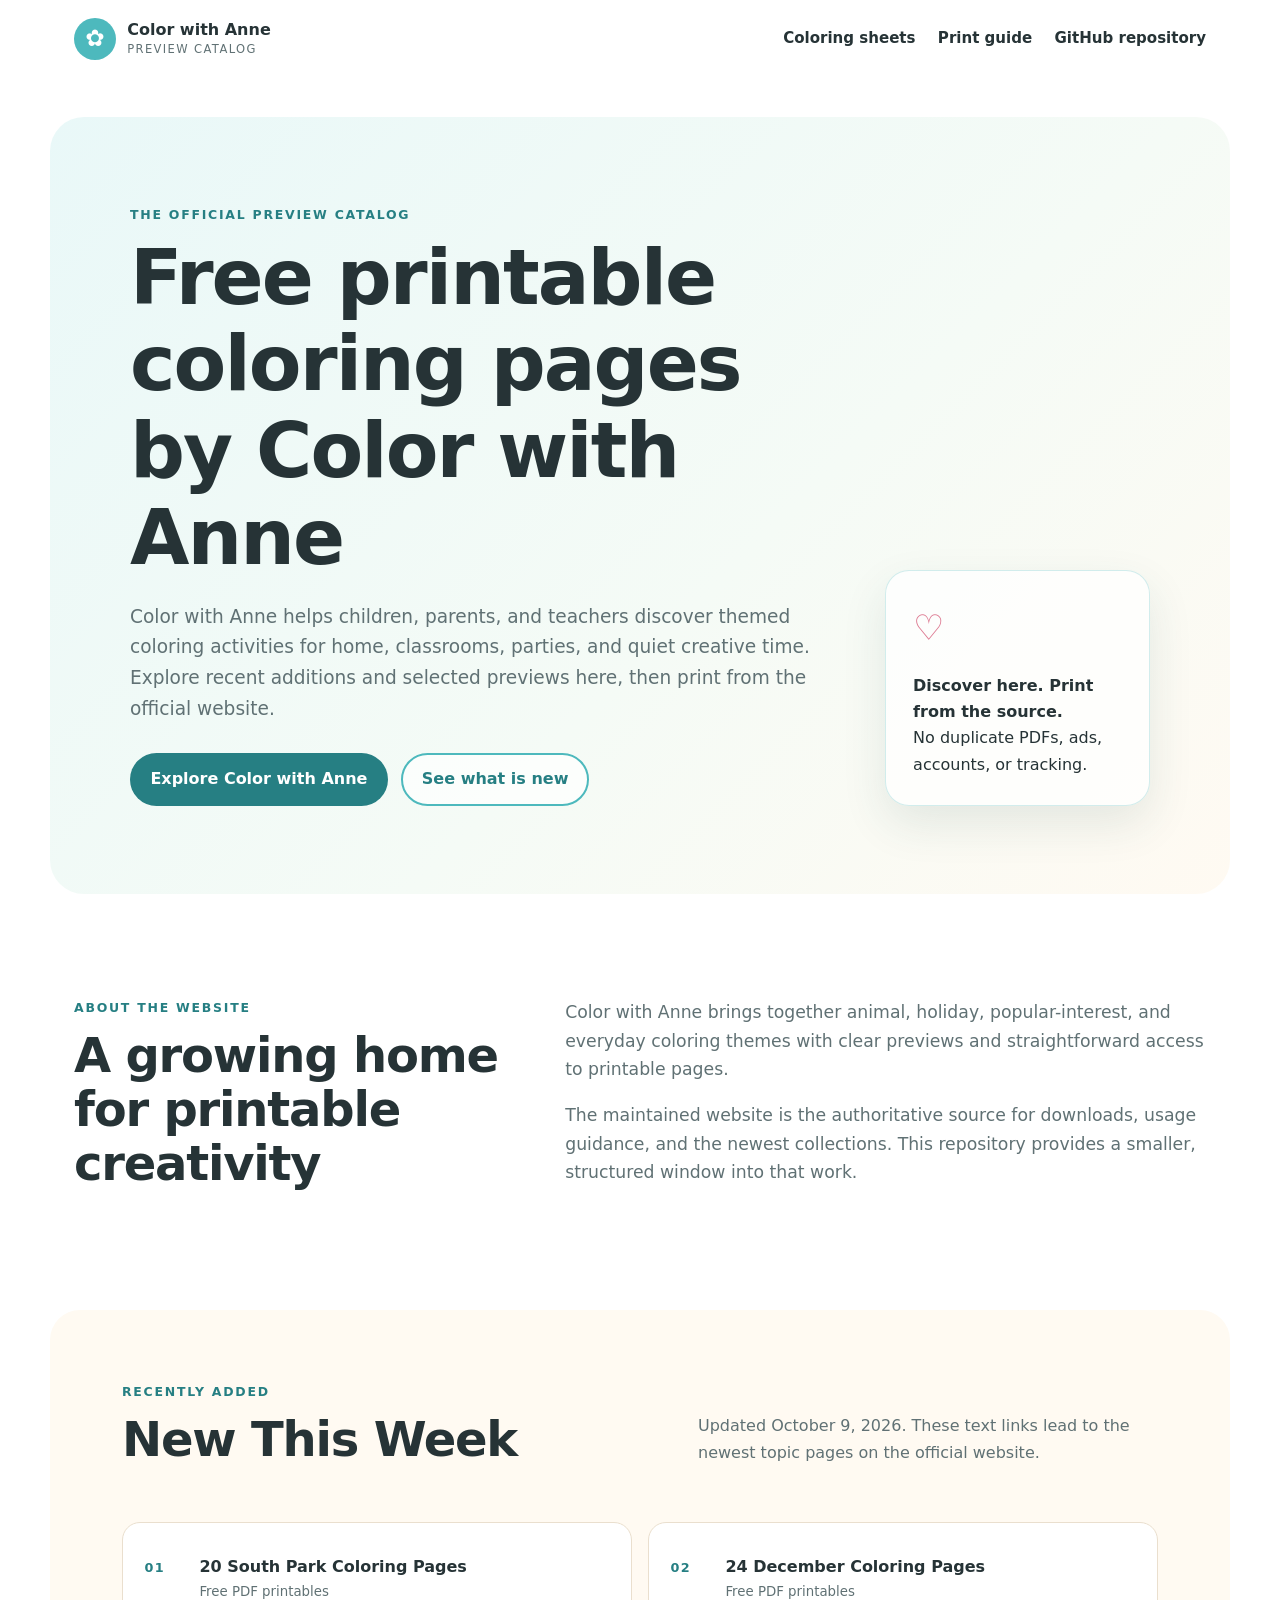
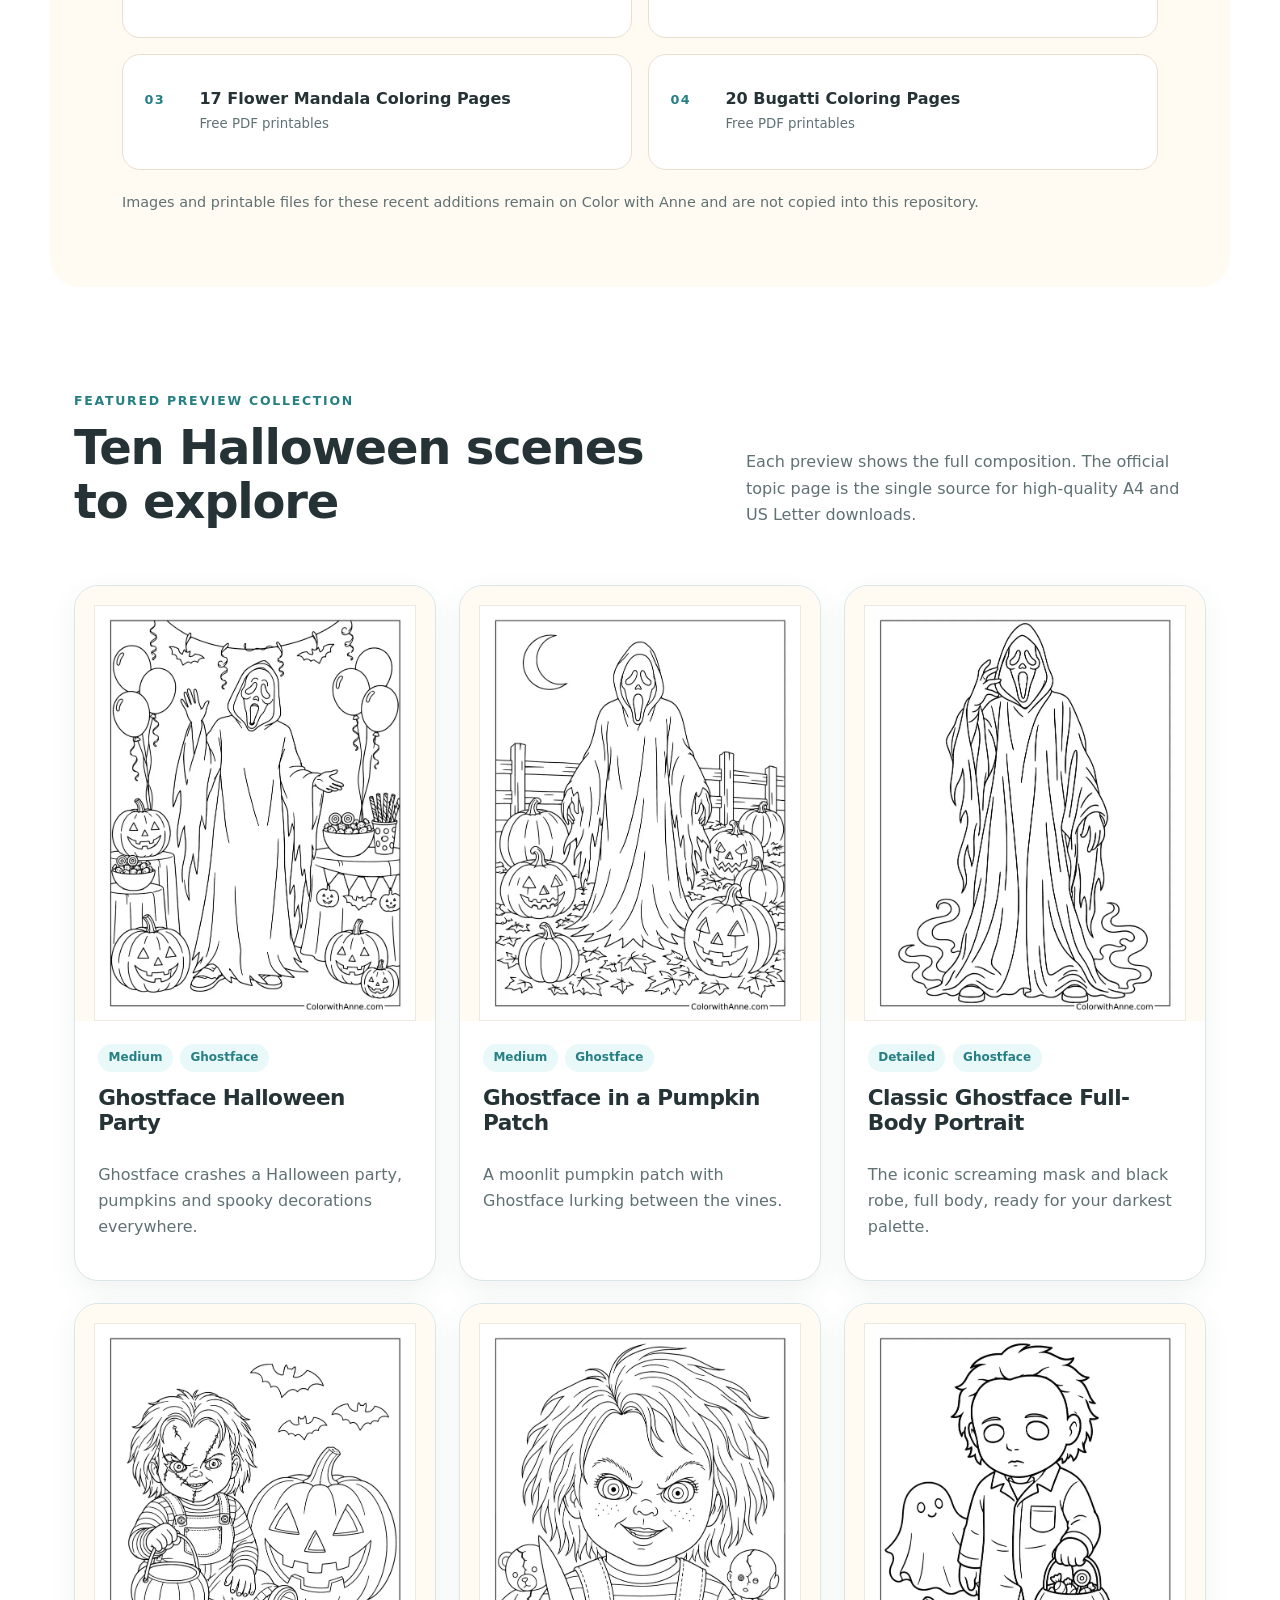
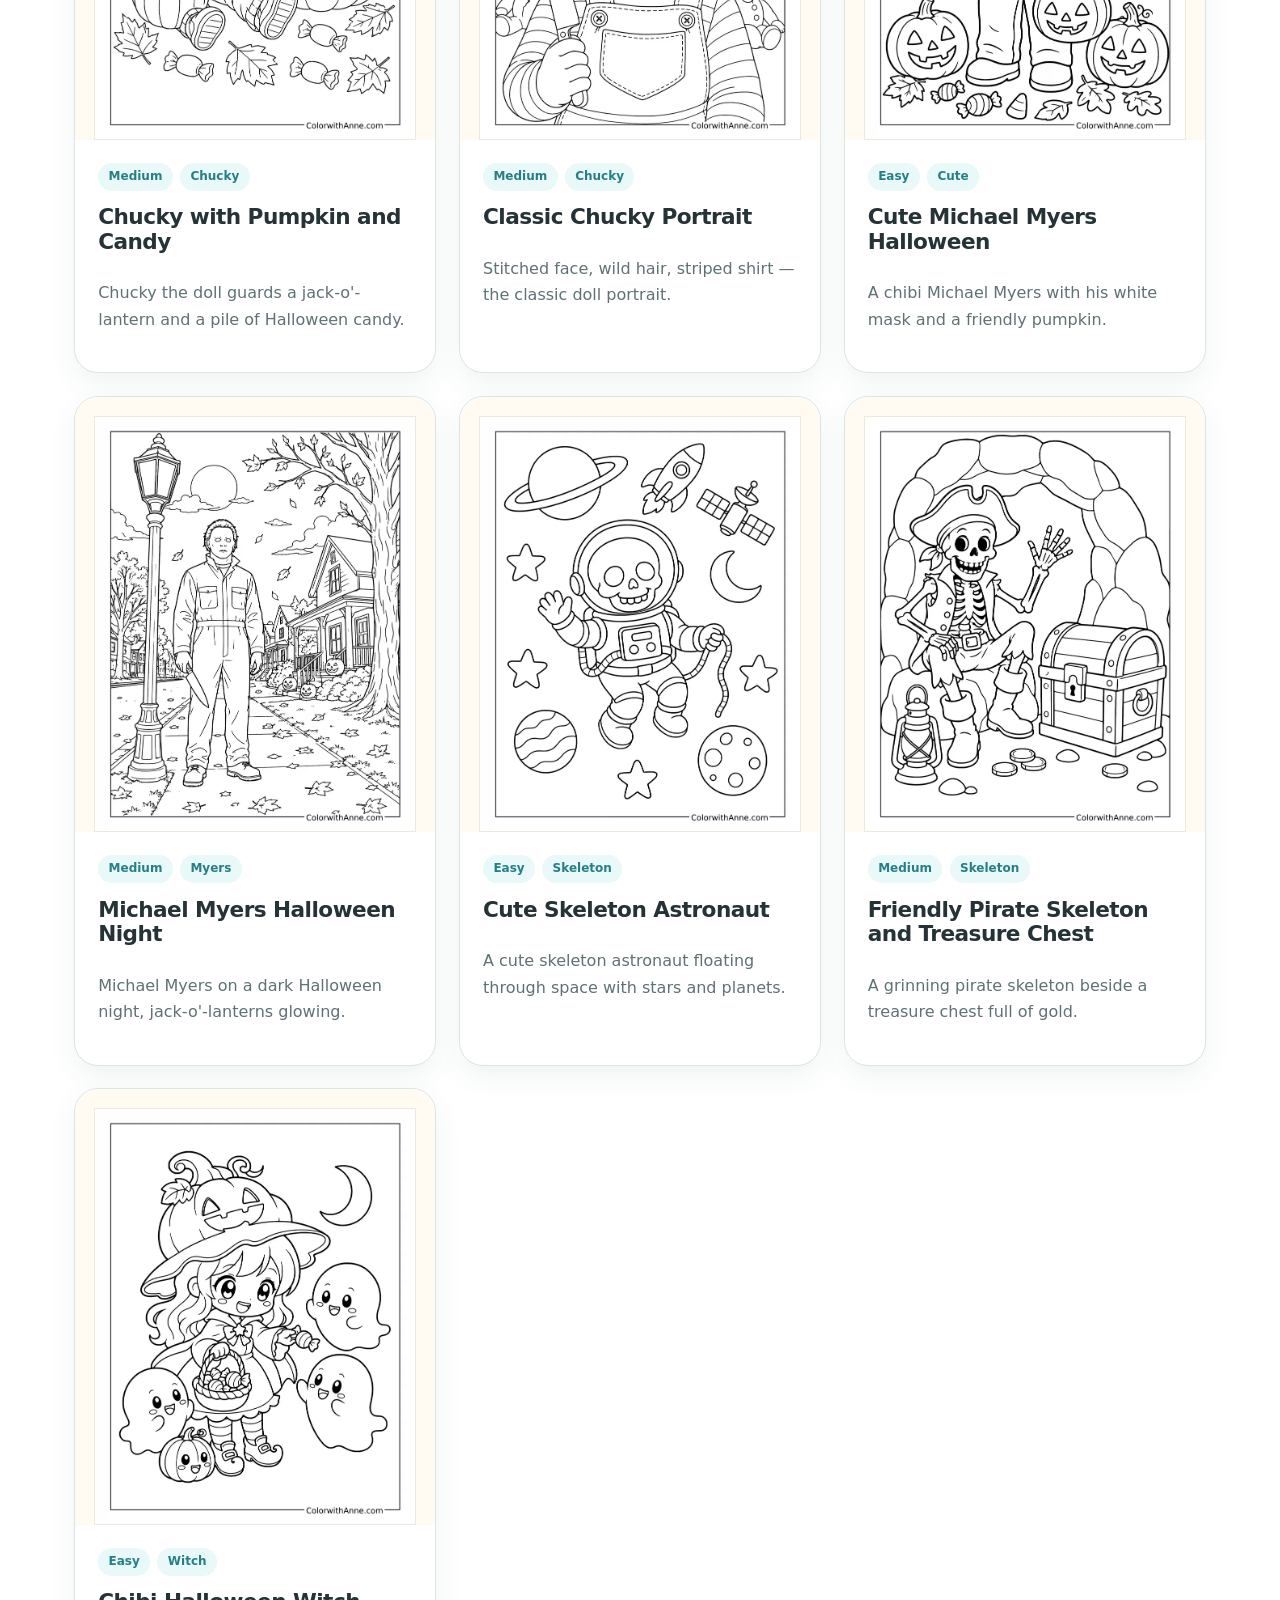
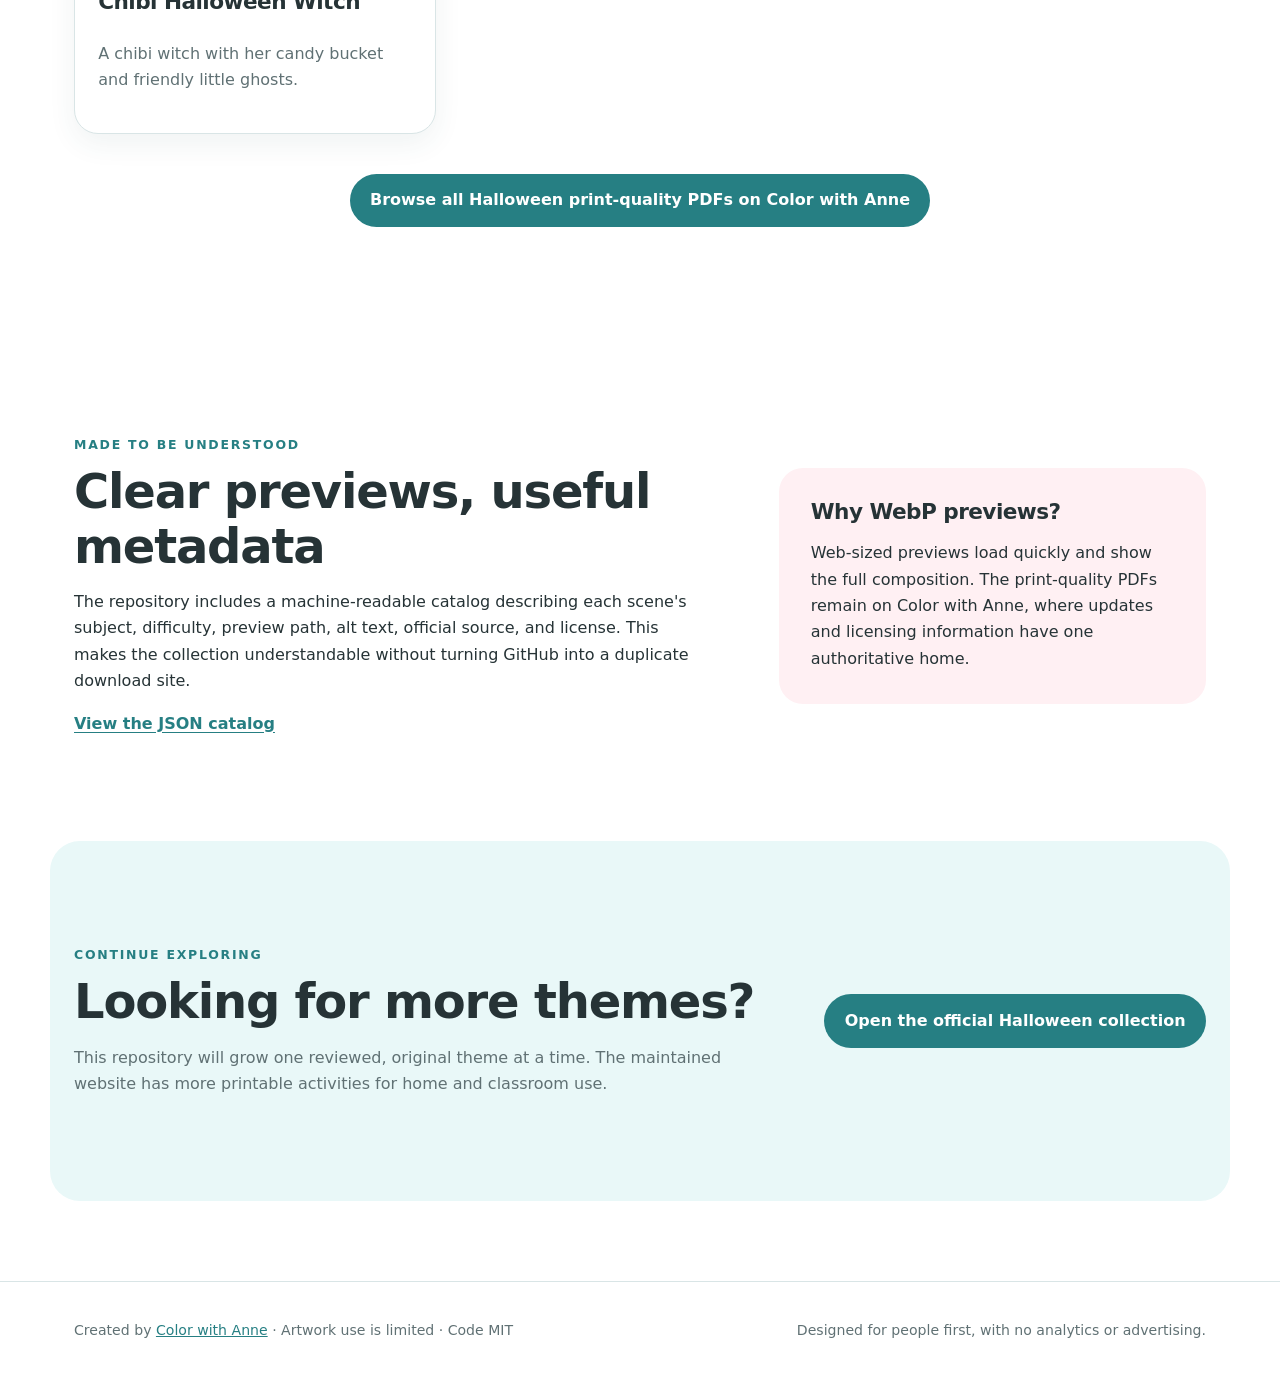
<file: docs/index.html>
<!doctype html>
<html lang="en">
<head>
  <meta charset="utf-8">
  <meta name="viewport" content="width=device-width, initial-scale=1">
  <title>Printable Coloring Page Previews | Color with Anne</title>
  <meta name="description" content="Discover Color with Anne, a growing library of free printable coloring pages, recent weekly additions, and a curated Rumi preview collection.">
  <meta name="robots" content="index,follow,max-image-preview:large">
  <meta name="theme-color" content="#4db9bd">
  <meta property="og:type" content="website">
  <meta property="og:title" content="Printable Coloring Page Previews | Color with Anne">
  <meta property="og:description" content="Recent additions and curated coloring-page previews for families, classrooms, and quiet creative time.">
  <meta property="og:url" content="https://imakingtan.github.io/color-with-anne-printable-coloring-pages/">
  <meta property="og:image" content="https://imakingtan.github.io/color-with-anne-printable-coloring-pages/assets/social-preview.webp">
  <link rel="canonical" href="https://imakingtan.github.io/color-with-anne-printable-coloring-pages/">
  <link rel="sitemap" type="application/xml" href="sitemap.xml">
  <link rel="stylesheet" href="styles.css">
  <script type="application/ld+json">
  {
    "@context": "https://schema.org",
    "@type": "CollectionPage",
    "name": "Color with Anne Printable Coloring Page Preview Catalog",
    "url": "https://imakingtan.github.io/color-with-anne-printable-coloring-pages/",
    "description": "The official preview catalog for Color with Anne, featuring recent additions and reviewed coloring-page collections.",
    "inLanguage": "en",
    "isFamilyFriendly": true,
    "dateModified": "2026-10-09",
    "about": { "@type": "Thing", "name": "Printable coloring pages" },
    "isBasedOn": "https://colorwithanne.com/",
    "creator": {
      "@type": "Organization",
      "name": "Color with Anne",
      "url": "https://colorwithanne.com/"
    },
    "mainEntity": {
      "@type": "ItemList",
      "numberOfItems": 10,
      "itemListElement": [
        { "@type": "ListItem", "position": 1, "name": "Rumi Confident with Sparkling Stars" },
        { "@type": "ListItem", "position": 2, "name": "Rumi Cute Peace Pose" },
        { "@type": "ListItem", "position": 3, "name": "Rumi Heroic Pose" },
        { "@type": "ListItem", "position": 4, "name": "Rumi Starlight Pose" },
        { "@type": "ListItem", "position": 5, "name": "Rumi Ramen Snack" },
        { "@type": "ListItem", "position": 6, "name": "Rumi and Jinu" },
        { "@type": "ListItem", "position": 7, "name": "Rumi and Derpy the Tiger" },
        { "@type": "ListItem", "position": 8, "name": "Rumi's Demon Markings" },
        { "@type": "ListItem", "position": 9, "name": "HUNTR/X Trio Full Body" },
        { "@type": "ListItem", "position": 10, "name": "Simple Rumi with Demon Marks" }
      ]
    }
  }
  </script>
</head>
<body>
  <a class="skip-link" href="#main">Skip to the coloring sheets</a>
  <header class="site-header">
    <a class="brand" href="index.html" aria-label="Color with Anne preview catalog home">
      <span class="brand-mark" aria-hidden="true">&#10047;</span>
      <span><strong>Color with Anne</strong><small>Preview Catalog</small></span>
    </a>
    <nav aria-label="Primary navigation">
      <a href="#sheets">Coloring sheets</a>
      <a href="print-guide.html">Print guide</a>
      <a href="https://github.com/iMaKingtan/color-with-anne-printable-coloring-pages">GitHub repository</a>
    </nav>
  </header>

  <main id="main">
    <section class="hero">
      <div>
        <p class="eyebrow">The official preview catalog</p>
        <h1>Free printable coloring pages by Color with Anne</h1>
        <p class="lede">Color with Anne helps children, parents, and teachers
          discover themed coloring activities for home, classrooms, parties,
          and quiet creative time. Explore recent additions and selected
          previews here, then print from the official website.</p>
        <div class="hero-actions">
          <a class="button primary" href="https://colorwithanne.com/">Explore Color with Anne</a>
          <a class="button secondary" href="#new-this-week">See what is new</a>
        </div>
      </div>
      <aside class="promise" aria-label="Project promises">
        <span aria-hidden="true">&#9825;</span>
        <p><strong>Discover here. Print from the source.</strong><br>No duplicate PDFs, ads, accounts, or tracking.</p>
      </aside>
    </section>

    <section class="section brand-intro" aria-labelledby="about-title">
      <div>
        <p class="eyebrow">About the website</p>
        <h2 id="about-title">A growing home for printable creativity</h2>
      </div>
      <div>
        <p>Color with Anne brings together animal, holiday, popular-interest,
          and everyday coloring themes with clear previews and straightforward
          access to printable pages.</p>
        <p>The maintained website is the authoritative source for downloads,
          usage guidance, and the newest collections. This repository provides
          a smaller, structured window into that work.</p>
      </div>
    </section>

    <section class="section weekly-section" id="new-this-week" aria-labelledby="weekly-title">
      <div class="section-heading">
        <div>
          <p class="eyebrow">Recently added</p>
          <h2 id="weekly-title">New This Week</h2>
        </div>
        <p>Updated <time datetime="2026-10-09">October 9, 2026</time>. These text
          links lead to the newest topic pages on the official website.</p>
      </div>
      <ul class="weekly-grid">
        <li><a href="https://colorwithanne.com/south-park-coloring-pages/"><span>01</span><strong>20 South Park Coloring Pages</strong><small>Free PDF printables</small></a></li>
        <li><a href="https://colorwithanne.com/december-coloring-pages/"><span>02</span><strong>24 December Coloring Pages</strong><small>Free PDF printables</small></a></li>
        <li><a href="https://colorwithanne.com/flower-mandala-coloring-pages/"><span>03</span><strong>17 Flower Mandala Coloring Pages</strong><small>Free PDF printables</small></a></li>
        <li><a href="https://colorwithanne.com/bugatti-coloring-pages/"><span>04</span><strong>20 Bugatti Coloring Pages</strong><small>Free PDF printables</small></a></li>
      </ul>
      <p class="weekly-note">Images and printable files for these recent
        additions remain on Color with Anne and are not copied into this repository.</p>
    </section>

    <section class="section" id="sheets" aria-labelledby="sheets-title">
      <div class="section-heading">
        <div>
          <p class="eyebrow">Featured preview collection</p>
          <h2 id="sheets-title">Ten Halloween scenes to explore</h2>
        </div>
        <p>Each preview shows the full composition. The official topic page is
          the single source for high-quality A4 and US Letter downloads.</p>
      </div>

      <div class="card-grid">
        <article class="sheet-card">
          <div class="preview"><img src="assets/coloring-pages/halloween/ghostface-halloween-party-coloring-page-preview.webp" alt="Ghostface in costume at a Halloween party with pumpkins and spooky decorations." width="791" height="1024" fetchpriority="high"></div>
          <div class="card-body"><div class="tags"><span>Medium</span><span>Ghostface</span></div><h3>Ghostface Halloween Party</h3><p>Ghostface crashes a Halloween party, pumpkins and spooky decorations everywhere.</p></div>
        </article>
        <article class="sheet-card">
          <div class="preview"><img src="assets/coloring-pages/halloween/ghostface-pumpkin-patch-coloring-page-preview.webp" alt="Ghostface standing in a pumpkin patch under a moonlit sky." width="791" height="1024" loading="lazy"></div>
          <div class="card-body"><div class="tags"><span>Medium</span><span>Ghostface</span></div><h3>Ghostface in a Pumpkin Patch</h3><p>A moonlit pumpkin patch with Ghostface lurking between the vines.</p></div>
        </article>
        <article class="sheet-card">
          <div class="preview"><img src="assets/coloring-pages/halloween/ghostface-full-body-portrait-coloring-page-preview.webp" alt="Classic full-body portrait of Ghostface in the iconic screaming mask and black robe." width="791" height="1024" loading="lazy"></div>
          <div class="card-body"><div class="tags"><span>Detailed</span><span>Ghostface</span></div><h3>Classic Ghostface Full-Body Portrait</h3><p>The iconic screaming mask and black robe, full body, ready for your darkest palette.</p></div>
        </article>
        <article class="sheet-card">
          <div class="preview"><img src="assets/coloring-pages/halloween/chucky-pumpkin-and-candy-coloring-page-preview.webp" alt="Chucky the doll with a jack-o'-lantern and a pile of Halloween candy." width="791" height="1024" loading="lazy"></div>
          <div class="card-body"><div class="tags"><span>Medium</span><span>Chucky</span></div><h3>Chucky with Pumpkin and Candy</h3><p>Chucky the doll guards a jack-o'-lantern and a pile of Halloween candy.</p></div>
        </article>
        <article class="sheet-card">
          <div class="preview"><img src="assets/coloring-pages/halloween/chucky-classic-portrait-coloring-page-preview.webp" alt="Classic portrait of Chucky with stitched face, wild hair, and striped shirt." width="791" height="1024" loading="lazy"></div>
          <div class="card-body"><div class="tags"><span>Medium</span><span>Chucky</span></div><h3>Classic Chucky Portrait</h3><p>Stitched face, wild hair, striped shirt — the classic doll portrait.</p></div>
        </article>
        <article class="sheet-card">
          <div class="preview"><img src="assets/coloring-pages/halloween/michael-myers-cute-halloween-coloring-page-preview.webp" alt="Cute chibi Michael Myers in his white mask holding a Halloween pumpkin." width="791" height="1024" loading="lazy"></div>
          <div class="card-body"><div class="tags"><span>Easy</span><span>Cute</span></div><h3>Cute Michael Myers Halloween</h3><p>A chibi Michael Myers with his white mask and a friendly pumpkin.</p></div>
        </article>
        <article class="sheet-card">
          <div class="preview"><img src="assets/coloring-pages/halloween/michael-myers-halloween-night-coloring-page-preview.webp" alt="Michael Myers on a dark Halloween night with glowing jack-o'-lanterns." width="791" height="1024" loading="lazy"></div>
          <div class="card-body"><div class="tags"><span>Medium</span><span>Myers</span></div><h3>Michael Myers Halloween Night</h3><p>Michael Myers on a dark Halloween night, jack-o'-lanterns glowing.</p></div>
        </article>
        <article class="sheet-card">
          <div class="preview"><img src="assets/coloring-pages/halloween/skeleton-cute-astronaut-coloring-page-preview.webp" alt="Cute skeleton astronaut floating in space among stars and planets." width="791" height="1024" loading="lazy"></div>
          <div class="card-body"><div class="tags"><span>Easy</span><span>Skeleton</span></div><h3>Cute Skeleton Astronaut</h3><p>A cute skeleton astronaut floating through space with stars and planets.</p></div>
        </article>
        <article class="sheet-card">
          <div class="preview"><img src="assets/coloring-pages/halloween/skeleton-pirate-treasure-coloring-page-preview.webp" alt="Friendly pirate skeleton grinning beside a treasure chest full of gold." width="791" height="1024" loading="lazy"></div>
          <div class="card-body"><div class="tags"><span>Medium</span><span>Skeleton</span></div><h3>Friendly Pirate Skeleton and Treasure Chest</h3><p>A grinning pirate skeleton beside a treasure chest full of gold.</p></div>
        </article>
        <article class="sheet-card">
          <div class="preview"><img src="assets/coloring-pages/halloween/halloween-chibi-witch-coloring-page-preview.webp" alt="Chibi Halloween witch with a candy bucket and friendly little ghosts." width="791" height="1024" loading="lazy"></div>
          <div class="card-body"><div class="tags"><span>Easy</span><span>Witch</span></div><h3>Chibi Halloween Witch</h3><p>A chibi witch with her candy bucket and friendly little ghosts.</p></div>
        </article>
      </div>
      <p class="gallery-cta"><a class="button primary" href="https://colorwithanne.com/halloween-coloring-pages/">Browse all Halloween print-quality PDFs on Color with Anne</a></p>
    </section>

    <section class="section split-section" aria-labelledby="open-title">
      <div>
        <p class="eyebrow">Made to be understood</p>
        <h2 id="open-title">Clear previews, useful metadata</h2>
        <p>The repository includes a machine-readable catalog describing each
          scene's subject, difficulty, preview path, alt text, official source,
          and license. This makes the collection understandable without turning
          GitHub into a duplicate download site.</p>
        <a class="text-link" href="https://raw.githubusercontent.com/iMaKingtan/color-with-anne-printable-coloring-pages/main/catalog/coloring-pages.json">View the JSON catalog</a>
      </div>
      <div class="note">
        <h3>Why WebP previews?</h3>
        <p>Web-sized previews load quickly and show the full composition. The
          print-quality PDFs remain on Color with Anne, where updates and
          licensing information have one authoritative home.</p>
      </div>
    </section>

    <section class="section visit" aria-labelledby="more-title">
      <div>
        <p class="eyebrow">Continue exploring</p>
        <h2 id="more-title">Looking for more themes?</h2>
        <p>This repository will grow one reviewed, original theme at a time. The
          maintained website has more printable activities for home and
          classroom use.</p>
      </div>
      <a class="button primary" href="https://colorwithanne.com/halloween-coloring-pages/">Open the official Halloween collection</a>
    </section>
  </main>

  <footer>
    <p>Created by <a href="https://colorwithanne.com/">Color with Anne</a> &middot; Artwork use is limited &middot; Code MIT</p>
    <p>Designed for people first, with no analytics or advertising.</p>
  </footer>
</body>
</html>
</file>
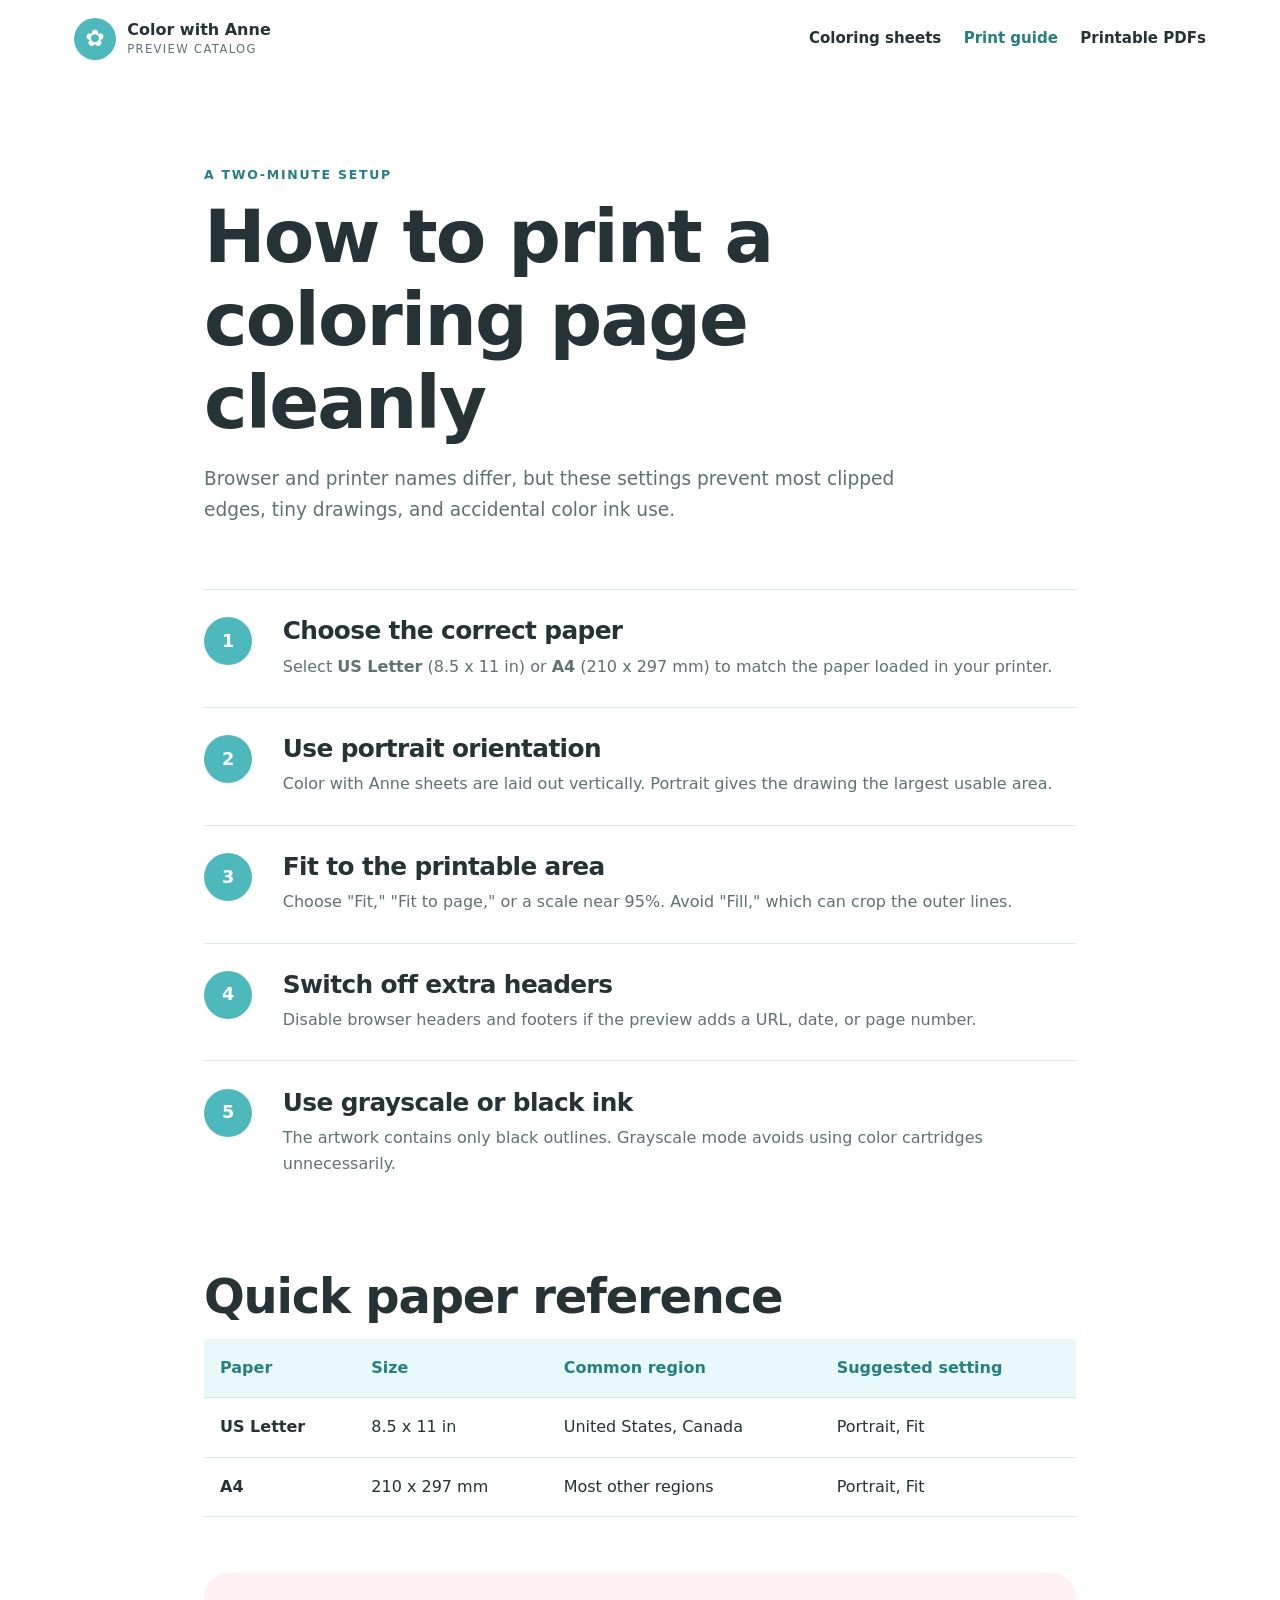
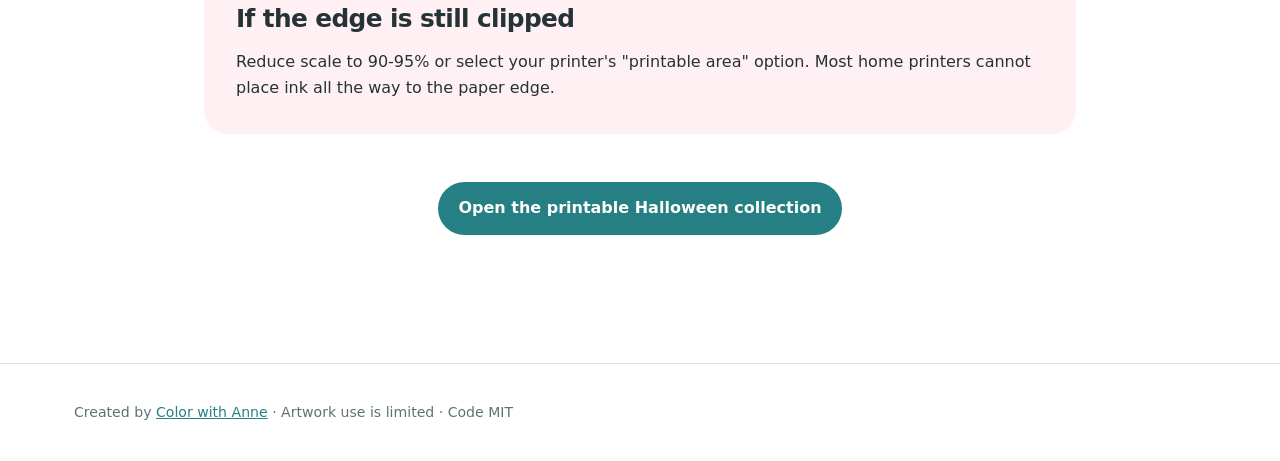
<file: docs/print-guide.html>
<!doctype html>
<html lang="en">
<head>
  <meta charset="utf-8">
  <meta name="viewport" content="width=device-width, initial-scale=1">
  <title>How to Print Coloring Pages Cleanly | Color with Anne</title>
  <meta name="description" content="Simple settings for printing crisp coloring pages on A4 or US Letter paper without clipped edges or heavy ink use.">
  <meta name="robots" content="index,follow">
  <meta name="theme-color" content="#4db9bd">
  <link rel="canonical" href="https://imakingtan.github.io/color-with-anne-printable-coloring-pages/print-guide.html">
  <link rel="sitemap" type="application/xml" href="sitemap.xml">
  <link rel="stylesheet" href="styles.css">
</head>
<body>
  <a class="skip-link" href="#main">Skip to the print guide</a>
  <header class="site-header">
    <a class="brand" href="index.html" aria-label="Color with Anne preview catalog home">
      <span class="brand-mark" aria-hidden="true">&#10047;</span>
      <span><strong>Color with Anne</strong><small>Preview Catalog</small></span>
    </a>
    <nav aria-label="Primary navigation">
      <a href="index.html#sheets">Coloring sheets</a>
      <a href="print-guide.html" aria-current="page">Print guide</a>
      <a href="https://colorwithanne.com/halloween-coloring-pages/">Printable PDFs</a>
    </nav>
  </header>

  <main id="main" class="guide">
    <header class="guide-intro">
      <p class="eyebrow">A two-minute setup</p>
      <h1>How to print a coloring page cleanly</h1>
      <p class="lede">Browser and printer names differ, but these settings
        prevent most clipped edges, tiny drawings, and accidental color ink use.</p>
    </header>

    <ol class="steps">
      <li>
        <span class="step-number">1</span>
        <div><h2>Choose the correct paper</h2><p>Select <strong>US Letter</strong>
          (8.5 x 11 in) or <strong>A4</strong> (210 x 297 mm) to match the paper
          loaded in your printer.</p></div>
      </li>
      <li>
        <span class="step-number">2</span>
        <div><h2>Use portrait orientation</h2><p>Color with Anne sheets are laid
          out vertically. Portrait gives the drawing the largest usable area.</p></div>
      </li>
      <li>
        <span class="step-number">3</span>
        <div><h2>Fit to the printable area</h2><p>Choose "Fit," "Fit to page," or
          a scale near 95%. Avoid "Fill," which can crop the outer lines.</p></div>
      </li>
      <li>
        <span class="step-number">4</span>
        <div><h2>Switch off extra headers</h2><p>Disable browser headers and
          footers if the preview adds a URL, date, or page number.</p></div>
      </li>
      <li>
        <span class="step-number">5</span>
        <div><h2>Use grayscale or black ink</h2><p>The artwork contains only
          black outlines. Grayscale mode avoids using color cartridges
          unnecessarily.</p></div>
      </li>
    </ol>

    <section class="paper-table" aria-labelledby="paper-title">
      <h2 id="paper-title">Quick paper reference</h2>
      <div class="table-wrap">
        <table>
          <thead><tr><th>Paper</th><th>Size</th><th>Common region</th><th>Suggested setting</th></tr></thead>
          <tbody>
            <tr><th>US Letter</th><td>8.5 x 11 in</td><td>United States, Canada</td><td>Portrait, Fit</td></tr>
            <tr><th>A4</th><td>210 x 297 mm</td><td>Most other regions</td><td>Portrait, Fit</td></tr>
          </tbody>
        </table>
      </div>
    </section>

    <aside class="note troubleshooting">
      <h2>If the edge is still clipped</h2>
      <p>Reduce scale to 90-95% or select your printer's "printable area" option.
        Most home printers cannot place ink all the way to the paper edge.</p>
    </aside>

    <p class="back-link"><a class="button primary" href="https://colorwithanne.com/halloween-coloring-pages/">Open the printable Halloween collection</a></p>
  </main>

  <footer>
    <p>Created by <a href="https://colorwithanne.com/">Color with Anne</a> &middot; Artwork use is limited &middot; Code MIT</p>
  </footer>
</body>
</html>
</file>
<file: docs/styles.css>
:root {
  --teal: #4db9bd;
  --teal-dark: #267f83;
  --teal-soft: #e9f8f8;
  --ink: #263336;
  --muted: #607174;
  --cream: #fffaf2;
  --pink: #fff0f3;
  --line: #d9e5e6;
  --white: #ffffff;
  --shadow: 0 18px 45px rgba(38, 79, 81, .11);
  --radius: 24px;
}

* { box-sizing: border-box; }

html { scroll-behavior: smooth; }

body {
  margin: 0;
  color: var(--ink);
  background: var(--white);
  font-family: ui-rounded, "Nunito", "Avenir Next", system-ui, -apple-system, BlinkMacSystemFont, "Segoe UI", sans-serif;
  line-height: 1.65;
}

a { color: var(--teal-dark); }
a:hover { color: #155f62; }

img { max-width: 100%; height: auto; display: block; }

.skip-link {
  position: fixed;
  z-index: 20;
  top: 10px;
  left: 10px;
  padding: .7rem 1rem;
  border-radius: 8px;
  color: var(--white);
  background: var(--ink);
  transform: translateY(-150%);
}

.skip-link:focus { transform: translateY(0); }

.site-header {
  display: flex;
  align-items: center;
  justify-content: space-between;
  gap: 2rem;
  max-width: 1180px;
  margin: 0 auto;
  padding: 1.1rem 24px;
}

.brand {
  display: flex;
  align-items: center;
  gap: .7rem;
  color: var(--ink);
  text-decoration: none;
}

.brand-mark {
  display: grid;
  width: 42px;
  height: 42px;
  place-items: center;
  border-radius: 50%;
  color: var(--white);
  background: var(--teal);
  font-size: 1.45rem;
}

.brand strong, .brand small { display: block; line-height: 1.15; }
.brand small { margin-top: .18rem; color: var(--muted); font-size: .72rem; letter-spacing: .12em; text-transform: uppercase; }

nav { display: flex; align-items: center; gap: 1.4rem; }
nav a { color: var(--ink); font-size: .94rem; font-weight: 700; text-decoration: none; }
nav a:hover, nav a[aria-current="page"] { color: var(--teal-dark); }

main { overflow: hidden; }

.hero {
  display: grid;
  grid-template-columns: minmax(0, 1.45fr) minmax(260px, .55fr);
  align-items: end;
  gap: 3.5rem;
  max-width: 1180px;
  margin: 2.5rem auto 0;
  padding: 5.5rem 5rem;
  border-radius: 34px;
  background: linear-gradient(135deg, var(--teal-soft), #f5fbf6 58%, var(--cream));
}

.eyebrow {
  margin: 0 0 .55rem;
  color: var(--teal-dark);
  font-size: .78rem;
  font-weight: 800;
  letter-spacing: .14em;
  text-transform: uppercase;
}

h1, h2, h3 { margin-top: 0; line-height: 1.13; letter-spacing: -.025em; }
h1 { max-width: 720px; margin-bottom: 1.25rem; font-size: clamp(2.5rem, 6vw, 4.8rem); }
h2 { margin-bottom: 1rem; font-size: clamp(2rem, 4vw, 3rem); }
h3 { margin-bottom: .65rem; font-size: 1.35rem; }

.lede { max-width: 700px; color: var(--muted); font-size: 1.16rem; }
.hero-actions, .card-actions { display: flex; align-items: center; flex-wrap: wrap; gap: .85rem; margin-top: 1.8rem; }

.button {
  display: inline-flex;
  min-height: 46px;
  align-items: center;
  justify-content: center;
  padding: .72rem 1.15rem;
  border: 2px solid transparent;
  border-radius: 999px;
  font: inherit;
  font-weight: 800;
  text-decoration: none;
  cursor: pointer;
}

.button.primary { color: var(--white); background: var(--teal-dark); }
.button.primary:hover { color: var(--white); background: #155f62; }
.button.secondary { color: var(--teal-dark); border-color: var(--teal); background: rgba(255,255,255,.7); }

.promise {
  padding: 1.7rem;
  border: 1px solid rgba(77,185,189,.25);
  border-radius: var(--radius);
  background: rgba(255,255,255,.75);
  box-shadow: var(--shadow);
}

.promise > span { color: #dd7991; font-size: 2.2rem; }
.promise p { margin-bottom: 0; }

.section { max-width: 1180px; margin: 0 auto; padding: 6.5rem 24px; }
.section-heading { display: flex; align-items: end; justify-content: space-between; gap: 3rem; margin-bottom: 2.5rem; }
.section-heading > p { max-width: 460px; color: var(--muted); }

.brand-intro { display: grid; grid-template-columns: .8fr 1.2fr; gap: 4rem; align-items: start; }
.brand-intro > div:last-child { max-width: 650px; color: var(--muted); font-size: 1.08rem; }
.brand-intro > div:last-child p:first-child { margin-top: 0; }

.weekly-section { padding: 4.5rem; border-radius: 30px; background: var(--cream); }
.weekly-grid { display: grid; grid-template-columns: 1fr 1fr; gap: 1rem; margin: 0; padding: 0; list-style: none; }
.weekly-grid a { display: grid; grid-template-columns: 42px 1fr; gap: .15rem .8rem; min-height: 116px; align-content: center; padding: 1.35rem; border: 1px solid #eadfce; border-radius: 18px; color: var(--ink); background: var(--white); text-decoration: none; }
.weekly-grid a:hover { border-color: var(--teal); box-shadow: 0 9px 24px rgba(38, 79, 81, .08); }
.weekly-grid span { grid-row: 1 / 3; color: var(--teal-dark); font-size: .8rem; font-weight: 900; letter-spacing: .1em; }
.weekly-grid strong { line-height: 1.3; }
.weekly-grid small { color: var(--muted); }
.weekly-note { margin: 1.3rem 0 0; color: var(--muted); font-size: .9rem; }

.card-grid { display: grid; grid-template-columns: repeat(3, 1fr); gap: 1.4rem; }
.sheet-card { display: flex; overflow: hidden; flex-direction: column; border: 1px solid var(--line); border-radius: var(--radius); background: var(--white); box-shadow: 0 10px 28px rgba(38, 79, 81, .07); }
.preview { padding: 1.2rem 1.2rem 0; background: var(--cream); }
.preview img { width: 100%; max-height: 480px; object-fit: contain; border: 1px solid #ede9df; background: white; }
.card-body { display: flex; flex: 1; flex-direction: column; padding: 1.45rem; }
.card-body p { color: var(--muted); }
.card-body .text-link { margin-top: auto; padding-top: .8rem; }
.tags { display: flex; gap: .45rem; margin-bottom: .9rem; }
.tags span { padding: .25rem .65rem; border-radius: 999px; color: var(--teal-dark); background: var(--teal-soft); font-size: .75rem; font-weight: 800; }
.text-link { font-weight: 800; text-underline-offset: .2em; }
.gallery-cta { margin: 2.5rem 0 0; text-align: center; }

.split-section { display: grid; grid-template-columns: 1.2fr .8fr; gap: 4rem; align-items: center; }
.split-section > div:first-child { max-width: 650px; }
.note { padding: 2rem; border-radius: var(--radius); background: var(--pink); }
.note p:last-child { margin-bottom: 0; }

.visit { display: flex; align-items: center; justify-content: space-between; gap: 3rem; margin-bottom: 5rem; border-radius: 30px; background: var(--teal-soft); }
.visit > div { max-width: 700px; }
.visit p:last-child { margin-bottom: 0; color: var(--muted); }

footer { display: flex; justify-content: space-between; gap: 2rem; padding: 2.3rem max(24px, calc((100vw - 1132px) / 2)); color: var(--muted); border-top: 1px solid var(--line); font-size: .88rem; }
footer p { margin: 0; }

.guide { max-width: 920px; margin: 0 auto; padding: 5.5rem 24px 7rem; }
.guide-intro { margin-bottom: 4rem; }
.guide h1 { font-size: clamp(2.6rem, 6vw, 4.6rem); }
.steps { padding: 0; list-style: none; counter-reset: print-step; }
.steps li { display: grid; grid-template-columns: 58px 1fr; gap: 1.3rem; padding: 1.7rem 0; border-top: 1px solid var(--line); }
.step-number { display: grid; width: 48px; height: 48px; place-items: center; border-radius: 50%; color: var(--white); background: var(--teal); font-size: 1.1rem; font-weight: 900; }
.steps h2 { margin-bottom: .5rem; font-size: 1.55rem; }
.steps p { margin: 0; color: var(--muted); }
.paper-table { margin-top: 4rem; }
.table-wrap { overflow-x: auto; }
table { width: 100%; border-collapse: collapse; }
th, td { padding: 1rem; border-bottom: 1px solid var(--line); text-align: left; white-space: nowrap; }
thead th { color: var(--teal-dark); background: var(--teal-soft); }
.troubleshooting { margin-top: 3.5rem; }
.troubleshooting h2 { font-size: 1.55rem; }
.back-link { margin-top: 3rem; text-align: center; }

@media (max-width: 900px) {
  nav a:last-child { display: none; }
  .hero { grid-template-columns: 1fr; margin: 1rem 16px 0; padding: 4rem 2.2rem; }
  .card-grid { grid-template-columns: 1fr 1fr; }
  .brand-intro, .split-section { grid-template-columns: 1fr; gap: 2rem; }
}

@media (max-width: 640px) {
  .site-header { align-items: flex-start; padding-inline: 16px; }
  nav { gap: .8rem; padding-top: .55rem; }
  nav a { font-size: .8rem; }
  nav a:first-child { display: none; }
  .hero { padding: 3.2rem 1.4rem; border-radius: 24px; }
  .section { padding: 4.5rem 16px; }
  .weekly-section { margin-inline: 16px; padding: 3rem 1.3rem; }
  .weekly-grid { grid-template-columns: 1fr; }
  .section-heading, .visit, footer { align-items: flex-start; flex-direction: column; }
  .section-heading { gap: .5rem; }
  .card-grid { grid-template-columns: 1fr; }
  .visit { margin-inline: 16px; }
  footer { padding-inline: 20px; }
}

@media (prefers-reduced-motion: reduce) {
  html { scroll-behavior: auto; }
}
</file>
